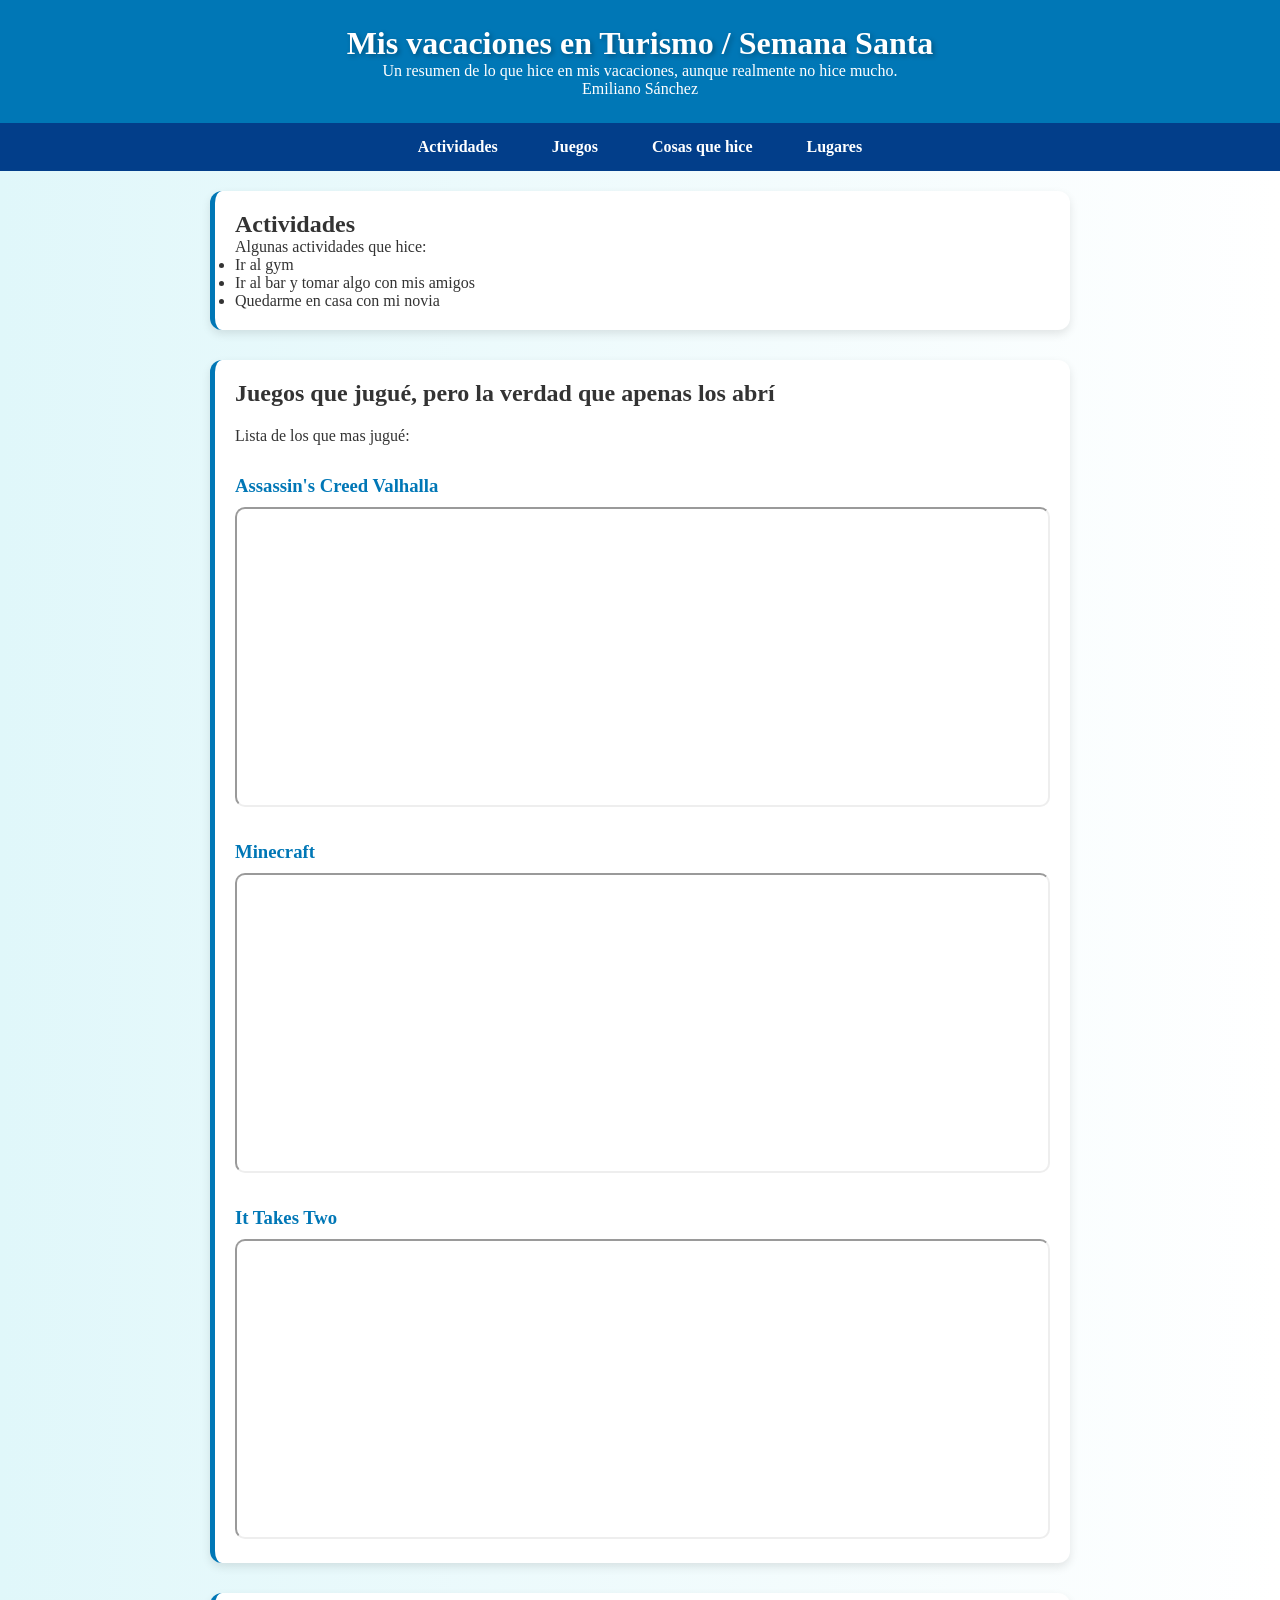
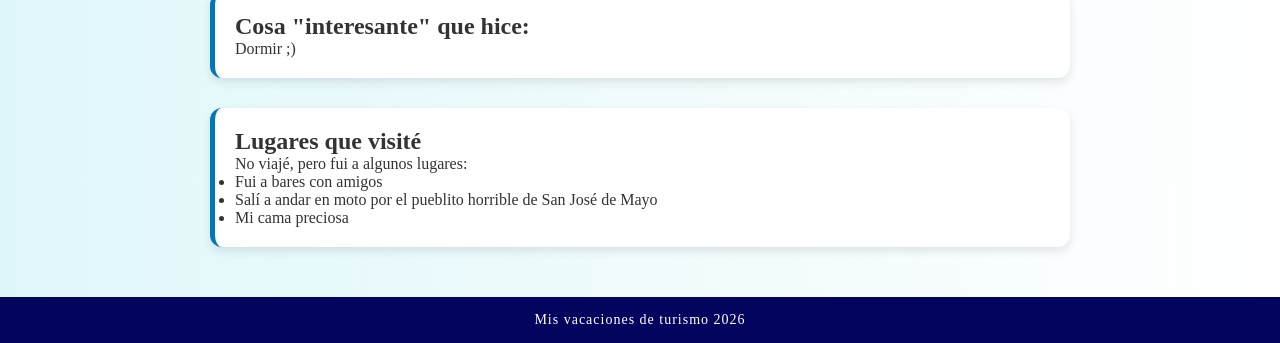
<file: 1/Ejercicio4/index.html>
<!DOCTYPE html>
<html lang="es">
<head>
    <meta charset="UTF-8">
    <title>Mis vacaciones</title>

    <!-- Vincular CSS -->
    <link rel="stylesheet" href="styles.css">
</head>
<body>

    <!-- HEADER -->
    <header>
        <h1>Mis vacaciones en Turismo / Semana Santa</h1>
        <p>Un resumen de lo que hice en mis vacaciones, aunque realmente no hice mucho.</p>
        <p>Emiliano Sánchez</p>
    </header>

    <nav>
        <ul>
            <li><a href="#actividades">Actividades</a></li>
            <li><a href="#juegos">Juegos</a></li>
            <li><a href="#cosasQueHice">Cosas que hice</a></li>
            <li><a href="#lugares">Lugares</a></li>
        </ul>
    </nav>

    <!-- MAIN -->
    <main>

        <!-- SECCION 1 -->
        <section id="actividades">
            <h2>Actividades</h2>
            <p>Algunas actividades que hice:</p>
            <ul>
                <li>Ir al gym</li>
                <li>Ir al bar y tomar algo con mis amigos</li>
                <li>Quedarme en casa con mi novia</li>
            </ul>
        </section>

        <!-- SECCION 2 -->
        <section id="juegos">
            <h2>Juegos que jugué, pero la verdad que apenas los abrí</h2>
            <p>Lista de los que mas jugué:</p>

            <div class="juego">

                <h3>Assassin's Creed Valhalla</h3>
                <iframe src="https://www.youtube.com/embed/ssrNcwxALS4"
                    title="Assassins Creed Valhalla"
                    allowfullscreen>
                </iframe>
            </div>

        <!-- JUEGO 2 -->
            <div class="juego">
                <h3>Minecraft</h3>
                <iframe src="https://www.youtube.com/embed/MmB9b5njVbA"
                    title="Minecraft Gameplay"
                    allowfullscreen>
                </iframe>
            </div>

            <div class="juego">
                <h3>It Takes Two</h3>
                <iframe src="https://www.youtube.com/embed/GAWHzGNcTEw"
                    title="It Takes Two"
                    allowfullscreen>
                </iframe>
            </div>
        </section>

        <!-- SECCION 3 -->
        <section id="cosasQueHice">
            <h2>Cosa "interesante" que hice:</h2>
            <p>Dormir ;)</p>
        </section>

        <!-- SECCION 4 -->
         <section id="lugares">
            <h2>Lugares que visité</h2>
            <p>No viajé, pero fui a algunos lugares:</p>

            <ul>
                <li>Fui a bares con amigos</li>
                <li>Salí a andar en moto por el pueblito horrible de San José de Mayo</li>
                <li>Mi cama preciosa</li>
            </ul>
        </section>

    </main>

    <!-- FOOTER -->
    <footer>
        <p>Mis vacaciones de turismo 2026</p>
    </footer>

</body>
</html>
</file>
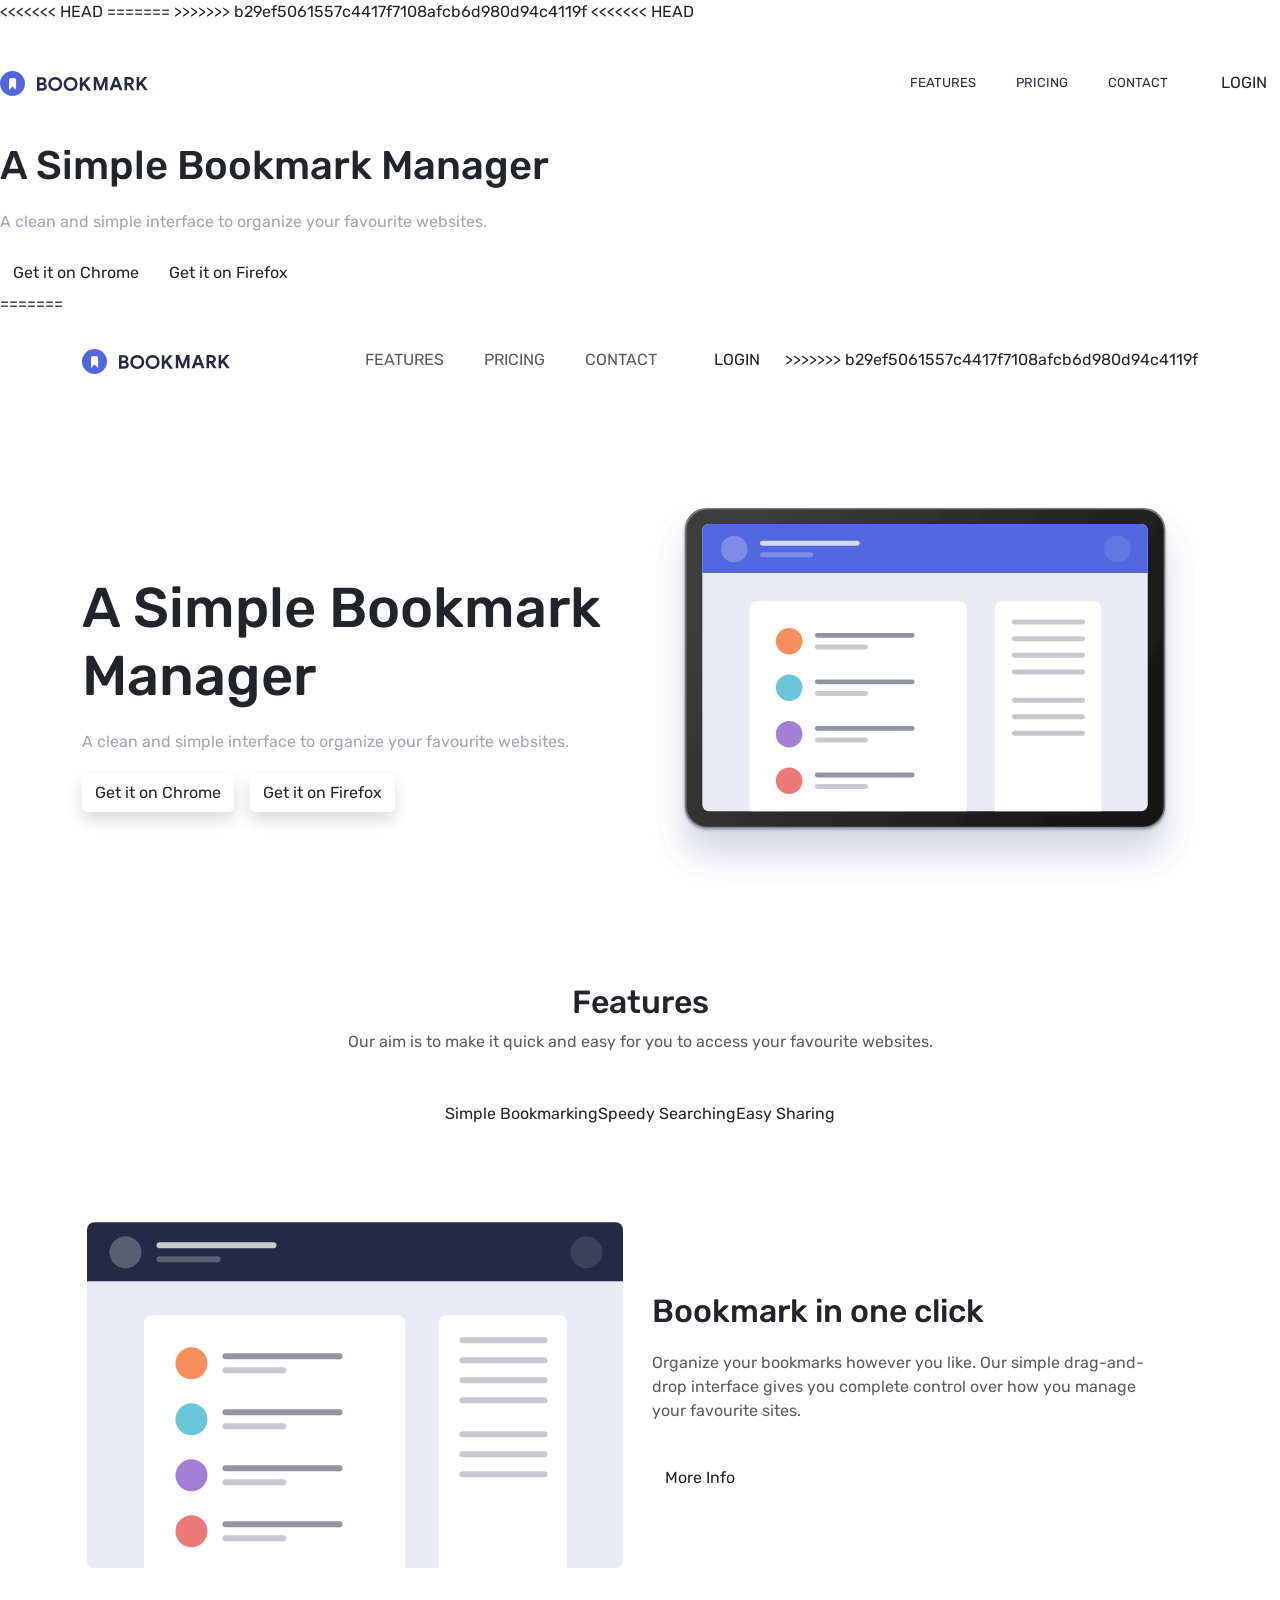
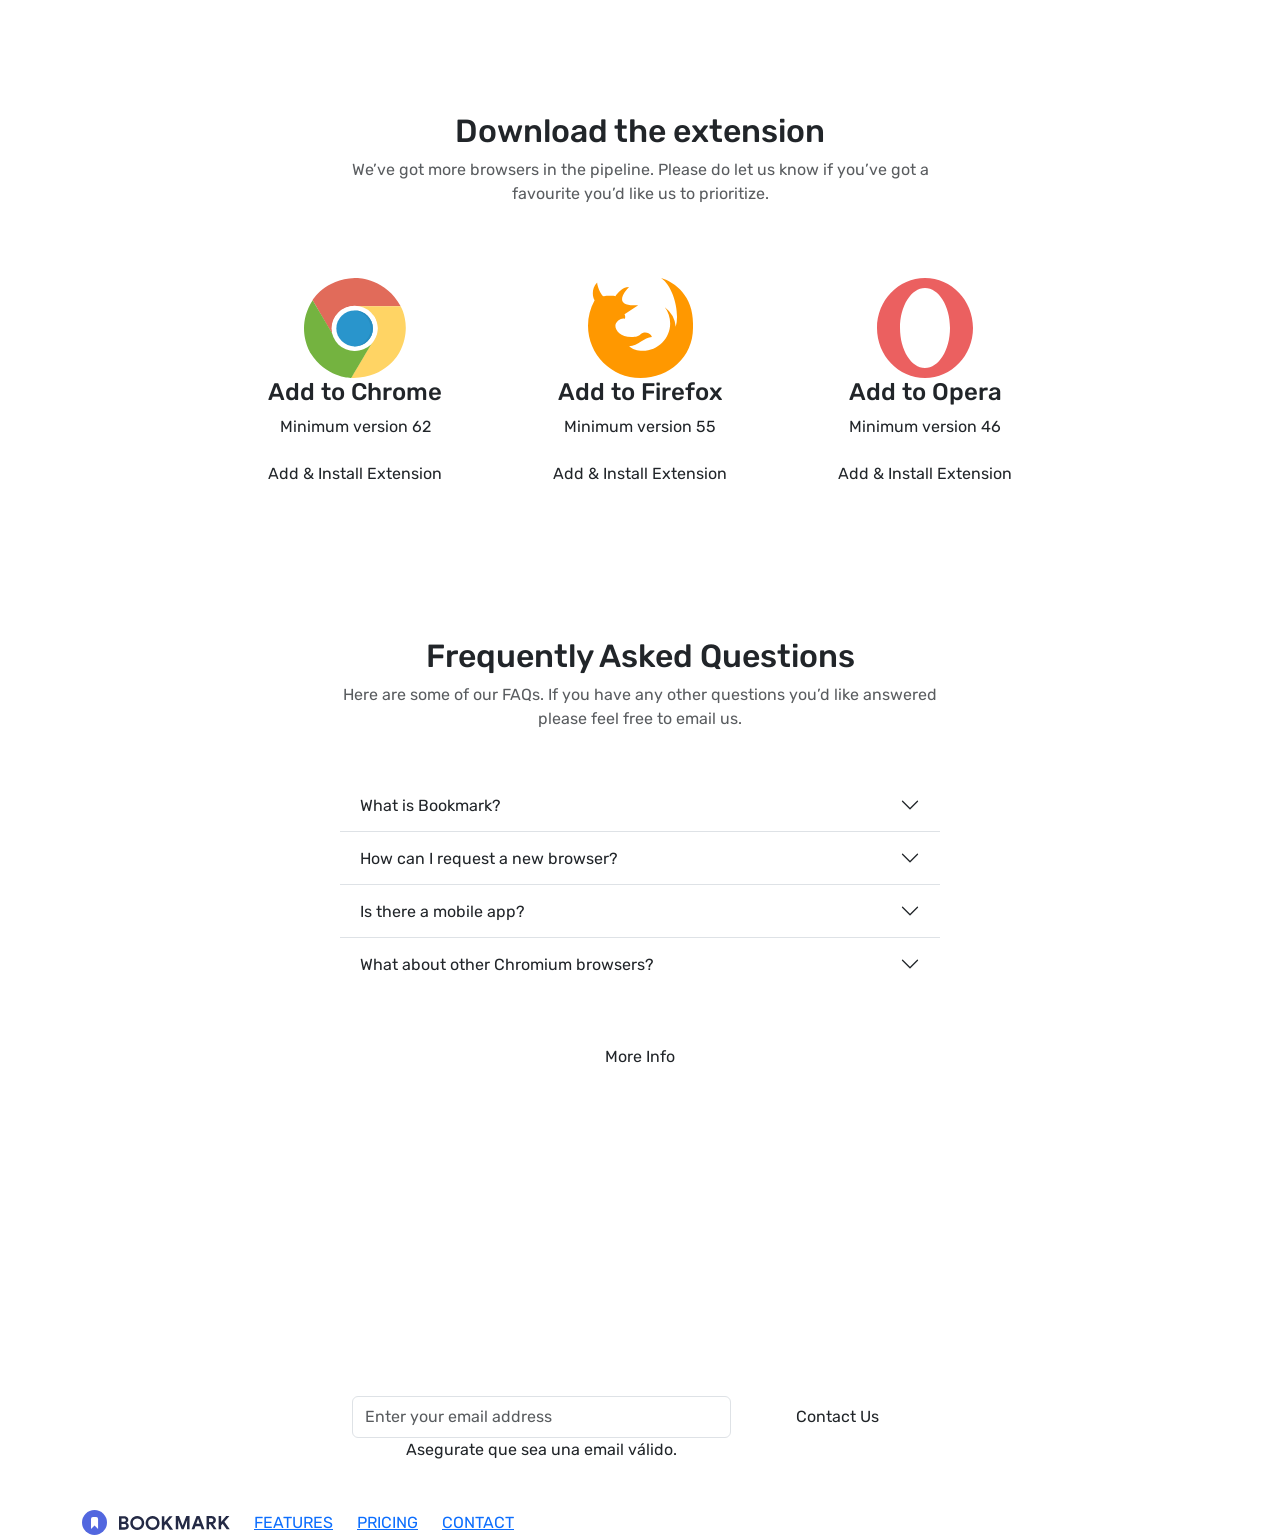
<file: 1/Escrito 1/index.html>
<!DOCTYPE html>
<html lang="es">
<head>
    <meta charset="UTF-8">
    <meta name="viewport" content="width=device-width, initial-scale=1.0">
<<<<<<< HEAD
    <title>Bookmark</title>
=======
    <title>Bookmark Landing Page</title>
>>>>>>> b29ef5061557c4417f7108afcb6d980d94c4119f

    <link href="https://cdn.jsdelivr.net/npm/bootstrap@5.3.8/dist/css/bootstrap.min.css" rel="stylesheet" integrity="sha384-sRIl4kxILFvY47J16cr9ZwB07vP4J8+LH7qKQnuqkuIAvNWLzeN8tE5YBujZqJLB" crossorigin="anonymous">
    <link href="https://fonts.googleapis.com/css2?family=Rubik:wght@400;500&display=swap" rel="stylesheet">
    <link href="https://cdn.jsdelivr.net/npm/bootstrap@5.3.3/dist/css/bootstrap.min.css" rel="stylesheet">
    <link rel="stylesheet" href="styles.css">
</head>

<body>
<<<<<<< HEAD
    <script src="https://cdn.jsdelivr.net/npm/bootstrap@5.3.8/dist/js/bootstrap.bundle.min.js" integrity="sha384-FKyoEForCGlyvwx9Hj09JcYn3nv7wiPVlz7YYwJrWVcXK/BmnVDxM+D2scQbITxI" crossorigin="anonymous"></script>
    <!-- HEADER -->
    <header class="header">
        <div class="contenedor nav">
            <img src="img/logo-bookmark.svg" alt="Logo Bookmark">

            <nav>
                <a href="#">FEATURES</a>
                <a href="#">PRICING</a>
                <a href="#">CONTACT</a>
                <a href="#" class="btn btn-rojo">LOGIN</a>
            </nav>
        </div>
    </header>

    <!-- MAIN -->
    <main>

        <!-- HERO -->
        <section class="hero contenedor">
            <div>
                <h1>A Simple Bookmark Manager</h1>
                <p class="texto-limitado">A clean and simple interface to organize your favourite websites.</p>

                <div class="botones">
                    <button class="btn btn-azul">Get it on Chrome</button>
                    <button class="btn btn-gris">Get it on Firefox</button>
                </div>
=======

<!-- HEADER (Navbar de Bootstrap) -->
    <nav class="navbar navbar-expand-lg py-4">
        <div class="container">
            <a class="navbar-brand" href="#">
                <img src="img/logo-bookmark.svg" alt="Logo Bookmark">
            </a>
            <button class="navbar-toggler" type="button" data-bs-toggle="collapse" data-bs-target="#navbarNav">
                <span class="navbar-toggler-icon"></span>
            </button>
            <div class="collapse navbar-collapse" id="navbarNav">
                <ul class="navbar-nav ms-auto gap-lg-4 align-items-center">
                    <li class="nav-item"><a class="nav-link" href="#">FEATURES</a></li>
                    <li class="nav-item"><a class="nav-link" href="#">PRICING</a></li>
                    <li class="nav-item"><a class="nav-link" href="#">CONTACT</a></li>
                    <li class="nav-item"><a class="btn btn-rojo px-4" href="#">LOGIN</a></li>
                </ul>
>>>>>>> b29ef5061557c4417f7108afcb6d980d94c4119f
            </div>
        </div>
    </nav>

    <main>
        <!-- HERO -->
        <section class="hero container my-5 py-5">
            <div class="row align-items-center">
                <div class="col-lg-6 order-2 order-lg-1 text-center text-lg-start">
                    <h1 class="display-4 fw-medium">A Simple Bookmark Manager</h1>
                    <p class="texto-limitado mx-auto mx-lg-0">A clean and simple interface to organize your favourite websites.</p>
                    <div class="d-flex gap-3 justify-content-center justify-content-lg-start">
                        <button class="btn btn-azul shadow">Get it on Chrome</button>
                        <button class="btn btn-gris shadow">Get it on Firefox</button>
                    </div>
                </div>
                <div class="col-lg-6 order-1 order-lg-2 mb-5 mb-lg-0 hero-img-container">
                    <img src="img/illustration-hero.svg" alt="Hero" class="img-fluid">
                </div>
            </div>
        </section>

        <!-- FEATURES -->
        <section class="container text-center my-5">
            <div class="max-600 mx-auto">
                <h2>Features</h2>
                <p class="text-muted">Our aim is to make it quick and easy for you to access your favourite websites.</p>
            </div>
            
            <!-- Tabs (Preparadas para JS) -->
            <div class="apartados d-flex flex-column flex-md-row justify-content-center mt-5">
                <span class="tab-item activo" data-tab="1">Simple Bookmarking</span>
                <span class="tab-item" data-tab="2">Speedy Searching</span>
                <span class="tab-item" data-tab="3">Easy Sharing</span>
            </div>

            <div id="feature-content" class="row align-items-center mt-5 py-5">
                <div class="col-lg-6 feature-img-container">
                    <img src="img/illustration-features-tab-1.svg" alt="Feature" class="img-fluid">
                </div>
                <div class="col-lg-6 text-center text-lg-start mt-5 mt-lg-0">
                    <h3 class="h2">Bookmark in one click</h3>
                    <p class="text-muted texto-limitado mx-auto mx-lg-0">Organize your bookmarks however you like. Our simple drag-and-drop interface gives you complete control over how you manage your favourite sites.</p>
                    <button class="btn btn-azul mt-3">More Info</button>
                </div>
            </div>
        </section>

        <!-- DOWNLOAD -->
        <section class="container my-5 py-5 text-center">
            <div class="max-600 mx-auto">
                <h2>Download the extension</h2>
                <p class="text-muted">We’ve got more browsers in the pipeline. Please do let us know if you’ve got a favourite you’d like us to prioritize.</p>
            </div>
            <div class="row mt-5 g-4 justify-content-center">
                <div class="col-md-4 col-lg-3">
                    <div class="tarjeta t-1">
                        <img src="img/logo-chrome.svg" alt="Chrome">
                        <h4>Add to Chrome</h4>
                        <p>Minimum version 62</p>
                        <button class="btn btn-azul w-100 mt-auto">Add & Install Extension</button>
                    </div>
                </div>
                <div class="col-md-4 col-lg-3">
                    <div class="tarjeta t-2">
                        <img src="img/logo-firefox.svg" alt="Firefox">
                        <h4>Add to Firefox</h4>
                        <p>Minimum version 55</p>
                        <button class="btn btn-azul w-100 mt-auto">Add & Install Extension</button>
                    </div>
                </div>
                <div class="col-md-4 col-lg-3">
                    <div class="tarjeta t-3">
                        <img src="img/logo-opera.svg" alt="Opera">
                        <h4>Add to Opera</h4>
                        <p>Minimum version 46</p>
                        <button class="btn btn-azul w-100 mt-auto">Add & Install Extension</button>
                    </div>
                </div>
            </div>
        </section>

        <!-- PREGUNTAS (Accordion de Bootstrap) -->
        <section class="container my-5 py-5">
            <div class="max-600 mx-auto text-center">
                <h2>Frequently Asked Questions</h2>
                <p class="text-muted">Here are some of our FAQs. If you have any other questions you’d like answered please feel free to email us.</p>
            </div>

            <div class="accordion accordion-flush max-600 mx-auto mt-5" id="accordionFAQ">
                <!-- Pregunta 1 -->
                <div class="accordion-item">
                    <h2 class="accordion-header">
                        <button class="accordion-button collapsed" type="button" data-bs-toggle="collapse" data-bs-target="#faq1">
                            What is Bookmark?
                        </button>
                    </h2>
                    <div id="faq1" class="accordion-collapse collapse" data-bs-parent="#accordionFAQ">
                        <div class="accordion-body">
                            Lorem ipsum dolor sit amet, consectetur adipiscing elit. Fusce tincidunt justo eget ultricies fringilla. Phasellus est ipsum, laoreet a tempus cursus, rhoncus quis mauris.
                        </div>
                    </div>
                </div>
                <!-- Pregunta 2 -->
                <div class="accordion-item">
                    <h2 class="accordion-header">
                        <button class="accordion-button collapsed" type="button" data-bs-toggle="collapse" data-bs-target="#faq2">
                            How can I request a new browser?
                        </button>
                    </h2>
                    <div id="faq2" class="accordion-collapse collapse" data-bs-parent="#accordionFAQ">
                        <div class="accordion-body">
                            Vivamus luctus eros aliquet convallis ultricies. Mauris augue massa, ultricies non ligula. Suspendisse imperdiet.
                        </div>
                    </div>
                </div>

                <div class="accordion-item">
                    <h2 class="accordion-header">
                        <button class="accordion-button collapsed" type="button" data-bs-toggle="collapse" data-bs-target="#faq3">Is there a mobile app?</button>
                    </h2>
                    <div id="faq3" class="accordion-collapse collapse" data-bs-parent="#accordionFAQ">
                        <div class="accordion-body">
                            Yes, our mobile app is available for both iOS and Android. You can sync your bookmarks across all your devices seamlessly.
                        </div>
                    </div>
                </div>

                <div class="accordion-item">
                    <h2 class="accordion-header">
                        <button class="accordion-button collapsed" type="button" data-bs-toggle="collapse" data-bs-target="#faq4">What about other Chromium browsers?</button>
                    </h2>
                    <div id="faq4" class="accordion-collapse collapse" data-bs-parent="#accordionFAQ">
                        <div class="accordion-body">
                            Our extension is compatible with any Chromium-based browser, including Edge, Brave, and Vivaldi.
                        </div>
                    </div>
                </div>
            </div>
            <div class="text-center mt-5">
                <button class="btn btn-azul">More Info</button>
            </div>
        </section>

        <!-- STAY UP-TO-DATE -->
        <section class="up-to-date py-5">
            <div class="container text-center max-600">
                <p class="text-uppercase fw-medium letter-spacing-2 text-white">35,000+ already joined</p>
                <h2 class="text-white h1 mb-4">Stay up-to-date with what we’re doing</h2>
                
                <form id="contactForm" class="row g-3 justify-content-center mt-4" novalidate>
                    <div class="col-md-8 position-relative">
                        <!-- Contenedor para el input y el mensaje de error -->
                        <div class="input-group-container">
                            <input type="email" id="emailInput" class="form-control py-2" placeholder="Enter your email address">
                            <span id="errorMessage" class="error-text">Asegurate que sea una email válido.</span>
                        </div>
                    </div>
                    <div class="col-md-4">
                        <button type="submit" class="btn btn-rojo w-100 py-2">Contact Us</button>
                    </div>
                </form>
            </div>

            <div class="modal fade" id="successModal" tabindex="-1" aria-hidden="true">
                <div class="modal-dialog modal-dialog-centered">
                    <div class="modal-content border-0 shadow-lg">
                        <div class="modal-body text-center p-5">
                            <!-- Ícono decorativo -->
                            <div class="icon-box mb-4">
                                <img src="img/logo-bookmark.svg" alt="Success" class="filter-blue" style="width: 80px;">
                            </div>
                            <h3 class="fw-bold mb-3" style="color: var(--oscuro);">¡Te has unido con éxito!</h3>
                            <p class="text-muted">Pronto recibirás nuestras últimas novedades sobre Bookmark directamente en tu correo.</p>
                            <button type="button" class="btn btn-azul w-100 mt-4 py-2" data-bs-dismiss="modal">Genial, gracias</button>
                        </div>
                    </div>
                </div>
            </div>
        </section>
    </main>

    <!-- FOOTER -->
    <footer class="footer">
        <div class="container d-flex flex-column flex-md-row justify-content-between align-items-center">
            <div class="d-flex flex-column flex-md-row align-items-center gap-4">
                <img src="img/logo-bookmark.svg" alt="Logo" class="filter-white">
                <div class="footer-links d-flex gap-4">
                    <a href="#">FEATURES</a>
                    <a href="#">PRICING</a>
                    <a href="#">CONTACT</a>
                </div>
            </div>
            <div class="footer-redes mt-4 mt-md-0">
                <img src="img/icon-facebook.svg" alt="Facebook" class="me-3">
                <img src="img/icon-twitter.svg" alt="Twitter">
            </div>
        </div>
    </footer>

    <script src="https://cdn.jsdelivr.net/npm/bootstrap@5.3.3/dist/js/bootstrap.bundle.min.js"></script>
    <script src="script.js"></script>
</body>
</html>
</file>
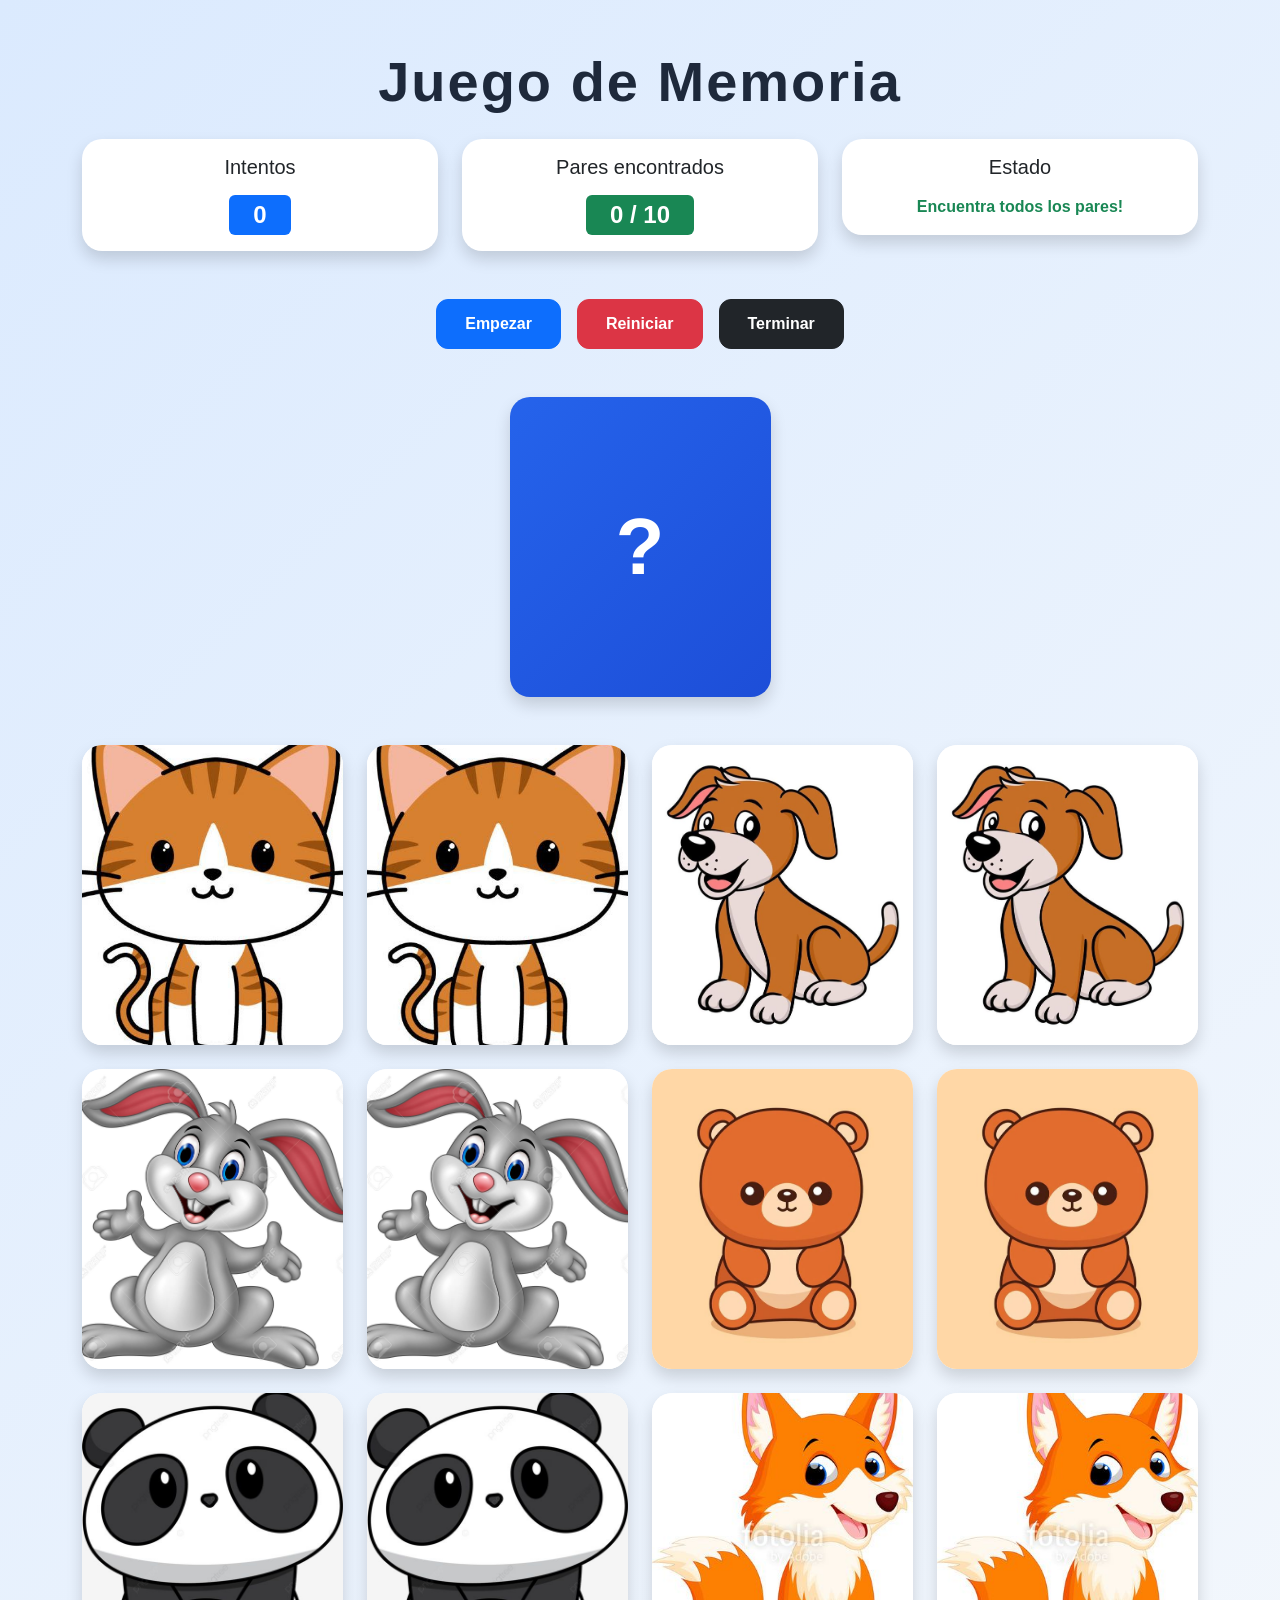
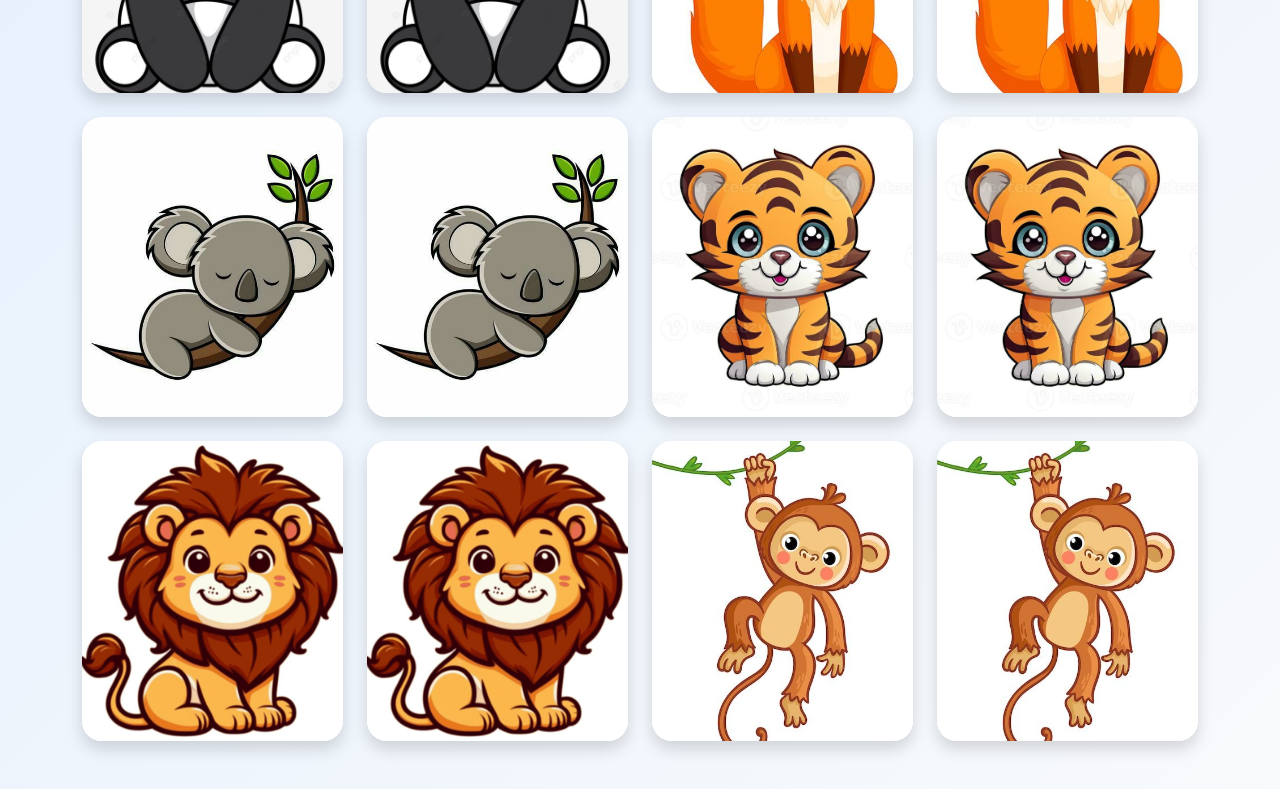
<file: 2/Ejercicio 7/index.html>
<!DOCTYPE html>
<html lang="es">

<head>
    <meta charset="UTF-8">

    <meta name="viewport" content="width=device-width, initial-scale=1.0">
    <title>Juego de Memoria</title>

    <link href="https://cdn.jsdelivr.net/npm/bootstrap@5.3.7/dist/css/bootstrap.min.css" rel="stylesheet">
    <link rel="stylesheet" href="style.css">
</head>

<body>

    <div class="container py-5">
        <!-- TÍTULO -->
        <h1 class="titulo text-center mb-4">Juego de Memoria</h1>
        <!-- PANEL SUPERIOR -->
        <div class="row g-4 mb-5">
            <!-- INTENTOS -->
            <div class="col-md-4">
                <div class="card panel shadow">
                    <div class="card-body text-center">
                        <h5 class="mb-3">Intentos</h5>
                        <span class="badge bg-primary fs-4 px-4 py-2">0</span>
                    </div>
                </div>
            </div>
            <!-- PARES -->
            <div class="col-md-4">
                <div class="card panel shadow">
                    <div class="card-body text-center">
                        <h5 class="mb-3">Pares encontrados</h5>
                        <span class="badge bg-success fs-4 px-4 py-2">0 / 10</span>
                    </div>
                </div>
            </div>
            <!-- MENSAJE -->
            <div class="col-md-4">
                <div class="card panel shadow">
                    <div class="card-body text-center">
                        <h5 class="mb-3">Estado</h5>
                        <p class="mensaje">Encuentra todos los pares!</p>
                    </div>
                </div>
            </div>
        </div>

        <!-- BOTONES -->
        <div class="d-flex justify-content-center gap-3 mb-5 flex-wrap">
            <button class="btn btn-primary boton-juego">
                Empezar
            </button>

            <button class="btn btn-danger boton-juego">
                Reiniciar
            </button>

            <button class="btn btn-dark boton-juego">
                Terminar
            </button>

        </div>

        <!-- CARTA EXTRA -->

        <div class="row justify-content-center mb-5">
            <div class="col-6 col-md-4 col-lg-3 col-xxl-2">
                <div class="card carta shadow carta-signo">
                    <div class="signo-interrogacion">
                        ?
                    </div>
                </div>
            </div>
        </div>

        <!-- TABLERO -->

        <div class="row g-4 justify-content-center">

            <!-- PAR 1 -->

            <div class="col-6 col-md-4 col-lg-3 col-xxl-2">
                <div class="card carta shadow" data-card="gato">
                    <img src="img/gato.jpg" alt="Gato">
                </div>
            </div>

            <div class="col-6 col-md-4 col-lg-3 col-xxl-2">
                <div class="card carta shadow" data-card="gato">
                    <img src="img/gato.jpg" alt="Gato">
                </div>
            </div>

            <!-- PAR 2 -->

            <div class="col-6 col-md-4 col-lg-3 col-xxl-2">
                <div class="card carta shadow" data-card="perro">
                    <img src="img/perro.jpg" alt="Perro">
                </div>
            </div>

            <div class="col-6 col-md-4 col-lg-3 col-xxl-2">
                <div class="card carta shadow" data-card="perro">
                    <img src="img/perro.jpg" alt="Perro">
                </div>
            </div>

            <!-- PAR 3 -->

            <div class="col-6 col-md-4 col-lg-3 col-xxl-2">
                <div class="card carta shadow" data-card="conejo">
                    <img src="img/conejo.jpg" alt="Conejo">
                </div>
            </div>

            <div class="col-6 col-md-4 col-lg-3 col-xxl-2">
                <div class="card carta shadow" data-card="conejo">
                    <img src="img/conejo.jpg" alt="Conejo">
                </div>
            </div>

            <!-- PAR 4 -->

            <div class="col-6 col-md-4 col-lg-3 col-xxl-2">
                <div class="card carta shadow" data-card="oso">
                    <img src="img/oso.jpg" alt="Oso">
                </div>
            </div>

            <div class="col-6 col-md-4 col-lg-3 col-xxl-2">
                <div class="card carta shadow" data-card="oso">
                    <img src="img/oso.jpg" alt="Oso">
                </div>
            </div>

            <!-- PAR 5 -->

            <div class="col-6 col-md-4 col-lg-3 col-xxl-2">
                <div class="card carta shadow" data-card="panda">
                    <img src="img/panda.jpg" alt="Panda">
                </div>
            </div>

            <div class="col-6 col-md-4 col-lg-3 col-xxl-2">
                <div class="card carta shadow" data-card="panda">
                    <img src="img/panda.jpg" alt="Panda">
                </div>
            </div>

            <!-- PAR 6 -->

            <div class="col-6 col-md-4 col-lg-3 col-xxl-2">
                <div class="card carta shadow" data-card="zorro">
                    <img src="img/zorro.jpg" alt="Zorro">
                </div>
            </div>

            <div class="col-6 col-md-4 col-lg-3 col-xxl-2">
                <div class="card carta shadow" data-card="zorro">
                    <img src="img/zorro.jpg" alt="Zorro">
                </div>
            </div>

            <!-- PAR 7 -->

            <div class="col-6 col-md-4 col-lg-3 col-xxl-2">
                <div class="card carta shadow" data-card="koala">
                    <img src="img/koala.jpg" alt="Koala">
                </div>
            </div>

            <div class="col-6 col-md-4 col-lg-3 col-xxl-2">
                <div class="card carta shadow" data-card="koala">
                    <img src="img/koala.jpg" alt="Koala">
                </div>
            </div>

            <!-- PAR 8 -->

            <div class="col-6 col-md-4 col-lg-3 col-xxl-2">
                <div class="card carta shadow" data-card="tigre">
                    <img src="img/tigre.jpg" alt="Tigre">
                </div>
            </div>

            <div class="col-6 col-md-4 col-lg-3 col-xxl-2">
                <div class="card carta shadow" data-card="tigre">
                    <img src="img/tigre.jpg" alt="Tigre">
                </div>
            </div>

            <!-- PAR 9 -->

            <div class="col-6 col-md-4 col-lg-3 col-xxl-2">
                <div class="card carta shadow" data-card="leon">
                    <img src="img/leon.jpg" alt="León">
                </div>
            </div>

            <div class="col-6 col-md-4 col-lg-3 col-xxl-2">
                <div class="card carta shadow" data-card="leon">
                    <img src="img/leon.jpg" alt="León">
                </div>
            </div>

            <!-- PAR 10 -->

            <div class="col-6 col-md-4 col-lg-3 col-xxl-2">
                <div class="card carta shadow" data-card="mono">
                    <img src="img/mono.jpg" alt="Mono">
                </div>
            </div>

            <div class="col-6 col-md-4 col-lg-3 col-xxl-2">
                <div class="card carta shadow" data-card="mono">
                    <img src="img/mono.jpg" alt="Mono">
                </div>
            </div>
        </div>
    </div>

</body>

</html>
</file>
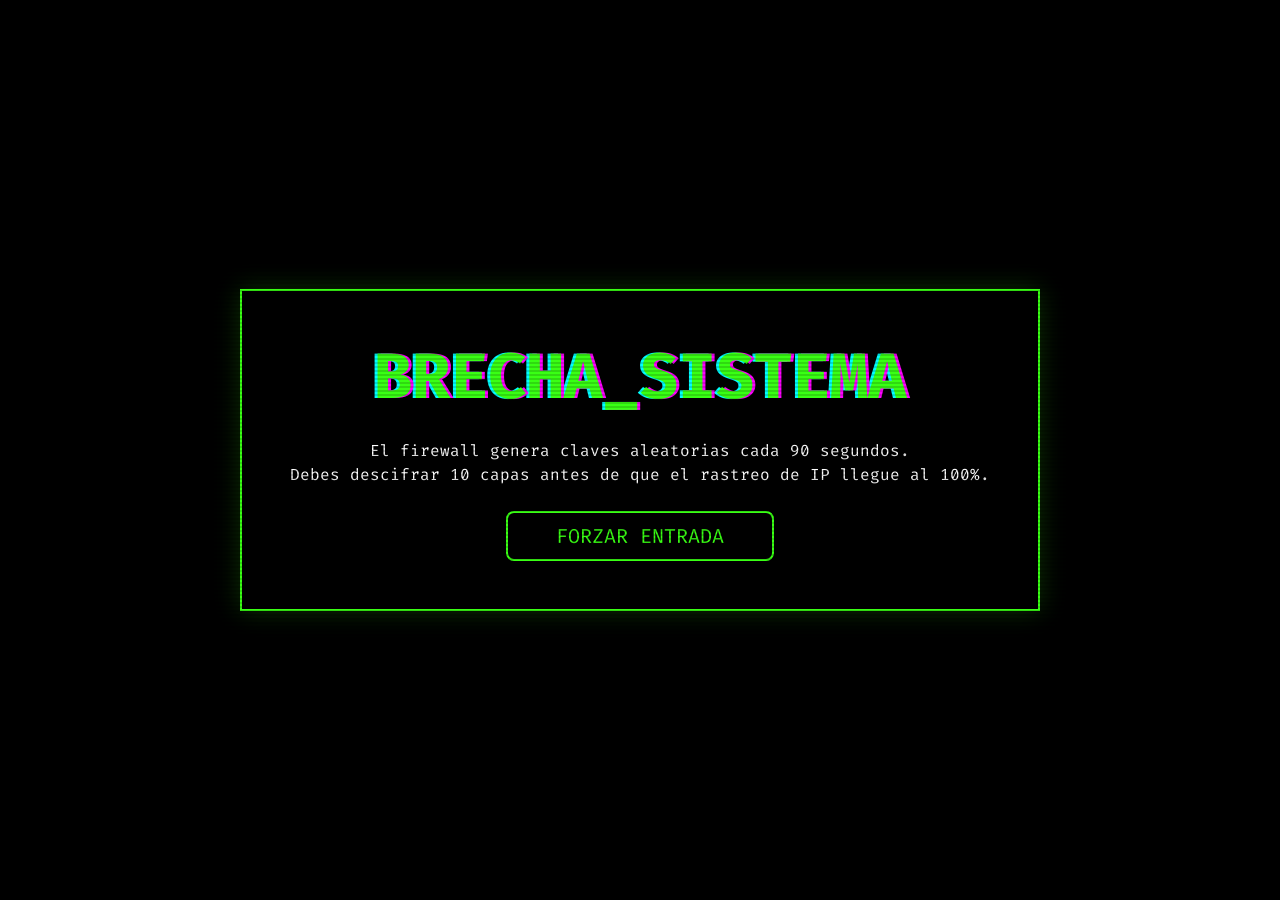
<file: 2/Ejercicio 8/index.html>
<!DOCTYPE html>
<html lang="es">
<head>
    <meta charset="UTF-8">
    <meta name="viewport" content="width=device-width, initial-scale=1.0">
    <title>Protocolo Enigma: Infiltración Dinámica</title>
    <link href="https://cdn.jsdelivr.net/npm/bootstrap@5.3.3/dist/css/bootstrap.min.css" rel="stylesheet">
    <link href="https://fonts.googleapis.com/css2?family=Fira+Code:wght@400;700&display=swap" rel="stylesheet">
    <link rel="stylesheet" href="https://cdnjs.cloudflare.com/ajax/libs/font-awesome/6.4.0/css/all.min.css">
    <link rel="stylesheet" href="styles.css">
</head>
<body class="bg-black text-neon">

    <div class="scanlines"></div>

    <div id="intro-screen" class="container d-flex align-items-center justify-content-center min-vh-100">
        <div class="text-center p-5 border-neon intro-box shadow-neon">
            <h1 class="display-3 fw-bold glitch-text mb-4">BRECHA_SISTEMA</h1>
            <p class="text-white mb-4">El firewall genera claves aleatorias cada 90 segundos. <br> 
               Debes descifrar 10 capas antes de que el rastreo de IP llegue al 100%.</p>
            <button id="start-btn" class="btn btn-outline-neon btn-lg px-5">FORZAR ENTRADA</button>
        </div>
    </div>

    <div id="game-screen" class="container py-5 d-none">
        <div class="row g-4">
            <div class="col-lg-4">
                <div class="terminal-card p-4 border-neon shadow-neon h-100">
                    <h5 class="fw-bold mb-4 border-bottom border-neon pb-2 text-uppercase">Monitor de Rastreo</h5>
                    
                    <div class="mb-4">
                        <label class="small text-white opacity-75">TIEMPO PARA LOCALIZACIÓN:</label>
                        <div id="timer" class="display-5 fw-bold text-danger">01:30</div>
                    </div>

                    <div class="mb-4">
                        <label class="small text-white opacity-75">DETECCIONES DEL FIREWALL:</label>
                        <div id="detection-meter" class="d-flex gap-2 fs-3 text-warning mt-2">
                            <i class="fa-solid fa-triangle-exclamation"></i>
                            <i class="fa-solid fa-triangle-exclamation"></i>
                            <i class="fa-solid fa-triangle-exclamation"></i>
                        </div>
                    </div>
                </div>
            </div>

            <div class="col-lg-8">
                <div class="terminal-main p-4 border-neon position-relative shadow-lg">
                    <div class="d-flex justify-content-between mb-3 border-bottom border-neon-dim pb-2 small">
                        <span id="level-label" class="fw-bold">CAPA_DINÁMICA: 01</span>
                        <span class="text-neon-dim">ALGORITMO: ALEATORIO_V4</span>
                    </div>

                    <div class="display-box text-center py-5 mb-4 bg-dark-soft rounded border-neon-dim">
                        <div id="scramble-output" class="display-1 fw-bold">----</div>
                        <p id="hint-output" class="text-info mt-4 fw-bold">Analizando patrón de bits...</p>
                    </div>

                    <div class="input-area">
                        <div class="input-group">
                            <input type="text" id="terminal-input" class="form-control bg-transparent text-neon border-neon p-3 shadow-none fw-bold" placeholder="Descifrar secuencia..." autocomplete="off">
                            <button id="exec-btn" class="btn btn-outline-neon px-4 fw-bold">EJECUTAR</button>
                        </div>
                        <div id="feedback" class="mt-3 text-center small h-25px fw-bold"></div>
                    </div>

                    <div id="fail-overlay" class="overlay-msg d-none">
                        <div class="text-center">
                            <h1 class="display-1 text-danger fw-bold">CONEXIÓN PERDIDA</h1>
                            <p class="text-white lead">IP RASTREADA CON ÉXITO. ABORTANDO...</p>
                        </div>
                    </div>
                </div>
            </div>
        </div>
    </div>

    <script src="script.js"></script>
</body>

</html>
</file>
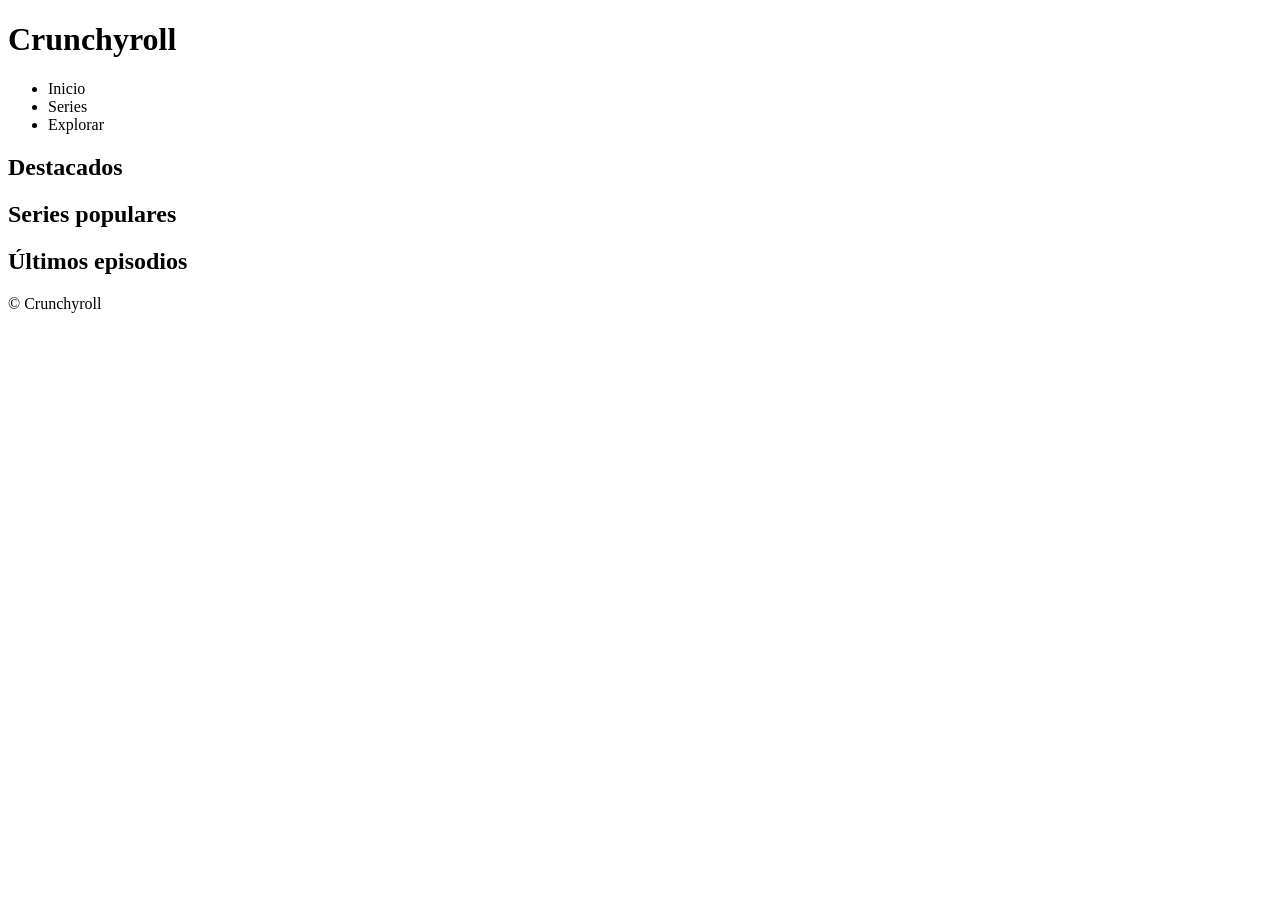
<file: 1/Ejercicio3/crunchyroll.html>
<!DOCTYPE html>
<html lang="es">
    <head>
        <meta charset="UTF-8">
        <title>Crunchyroll - Estructura</title>
    </head>
    <body>

    <header>
        <h1>Crunchyroll</h1>
    </header>

    <nav>
        <ul>
            <li>Inicio</li>
            <li>Series</li>
            <li>Explorar</li>
        </ul>
    </nav>

    <main>

        <section>
            <h2>Destacados</h2>
        </section>

        <section>
            <h2>Series populares</h2>
        </section>

        <section>
            <h2>Últimos episodios</h2>
        </section>

    </main>

    <footer>
        <p>© Crunchyroll</p>
    </footer>

    </body>
</html>
</file>
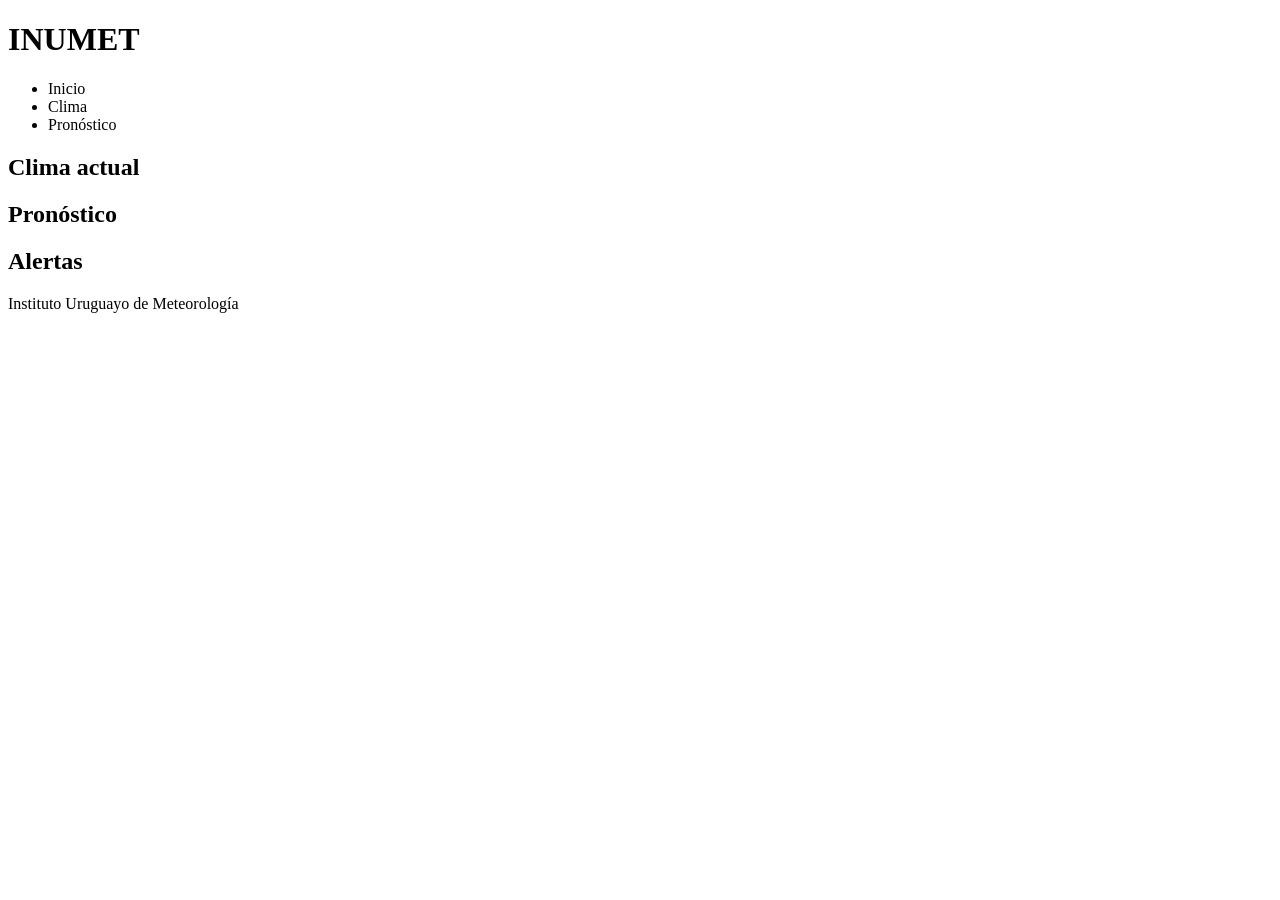
<file: 1/Ejercicio3/inumet.html>
<!DOCTYPE html>
<html lang="es">
    <head>
        <meta charset="UTF-8">
        <title>INUMET - Estructura</title>
    </head>
    <body>

    <header>
        <h1>INUMET</h1>
    </header>

    <nav>
        <ul>
            <li>Inicio</li>
            <li>Clima</li>
            <li>Pronóstico</li>
        </ul>
    </nav>

    <main>

        <section>
            <h2>Clima actual</h2>
        </section>

        <section>
            <h2>Pronóstico</h2>
        </section>

        <section>
            <h2>Alertas</h2>
        </section>

    </main>

    <footer>
        <p>Instituto Uruguayo de Meteorología</p>
    </footer>

    </body>
</html>
</file>
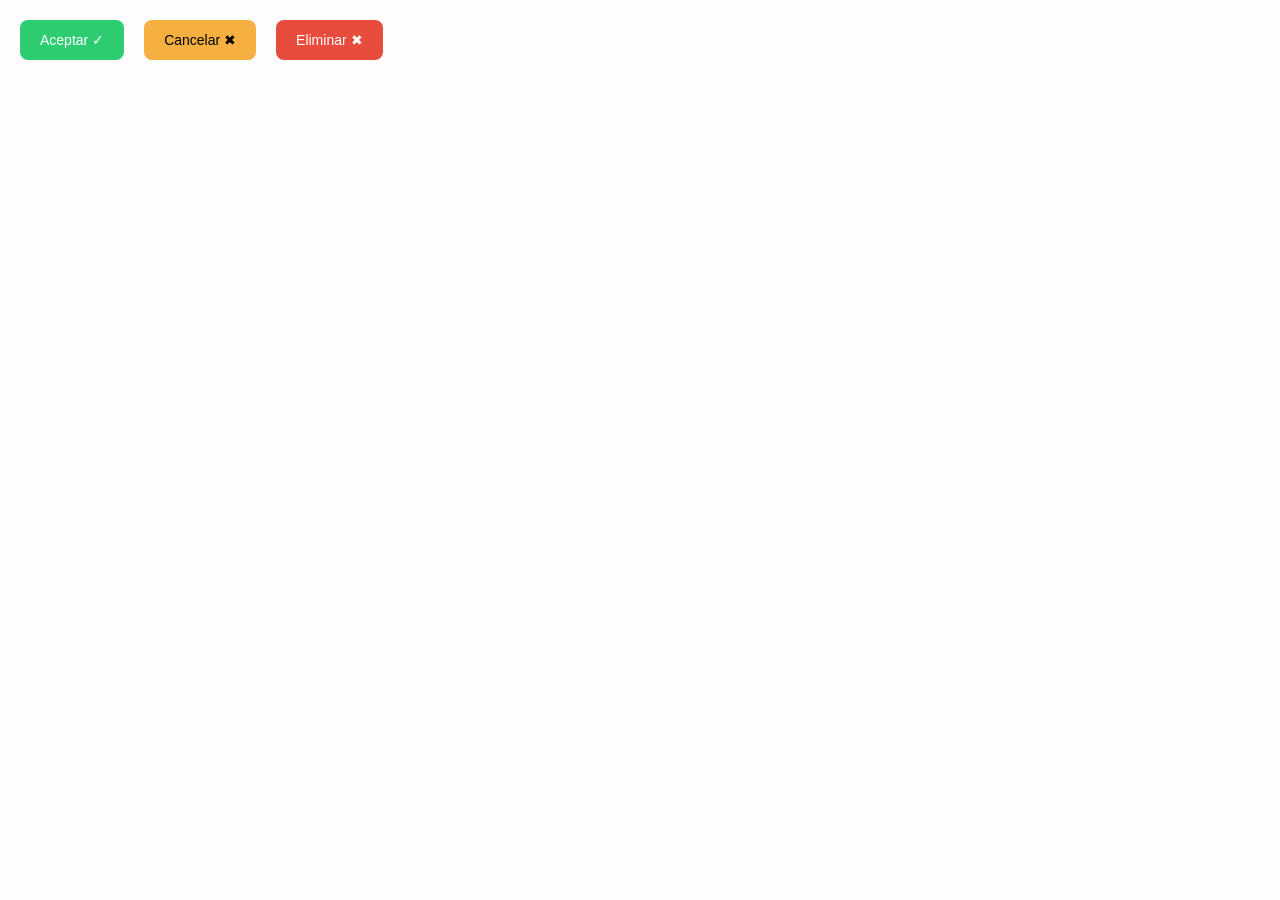
<file: 1/Ejercicio6/nivel1.html>
<!DOCTYPE html>
<html lang="es">
<head>
    <meta charset="UTF-8">
    <title>Nivel 1</title>
    <link rel="stylesheet" href="nivel1.css">
</head>
<body>

    <div class="botones">

        <button class="boton aceptar">Aceptar ✓</button>
        <button class="boton cancelar">Cancelar ✖</button>
        <button class="boton eliminar">Eliminar ✖</button>

    </div>

</body>
</html>
</file>
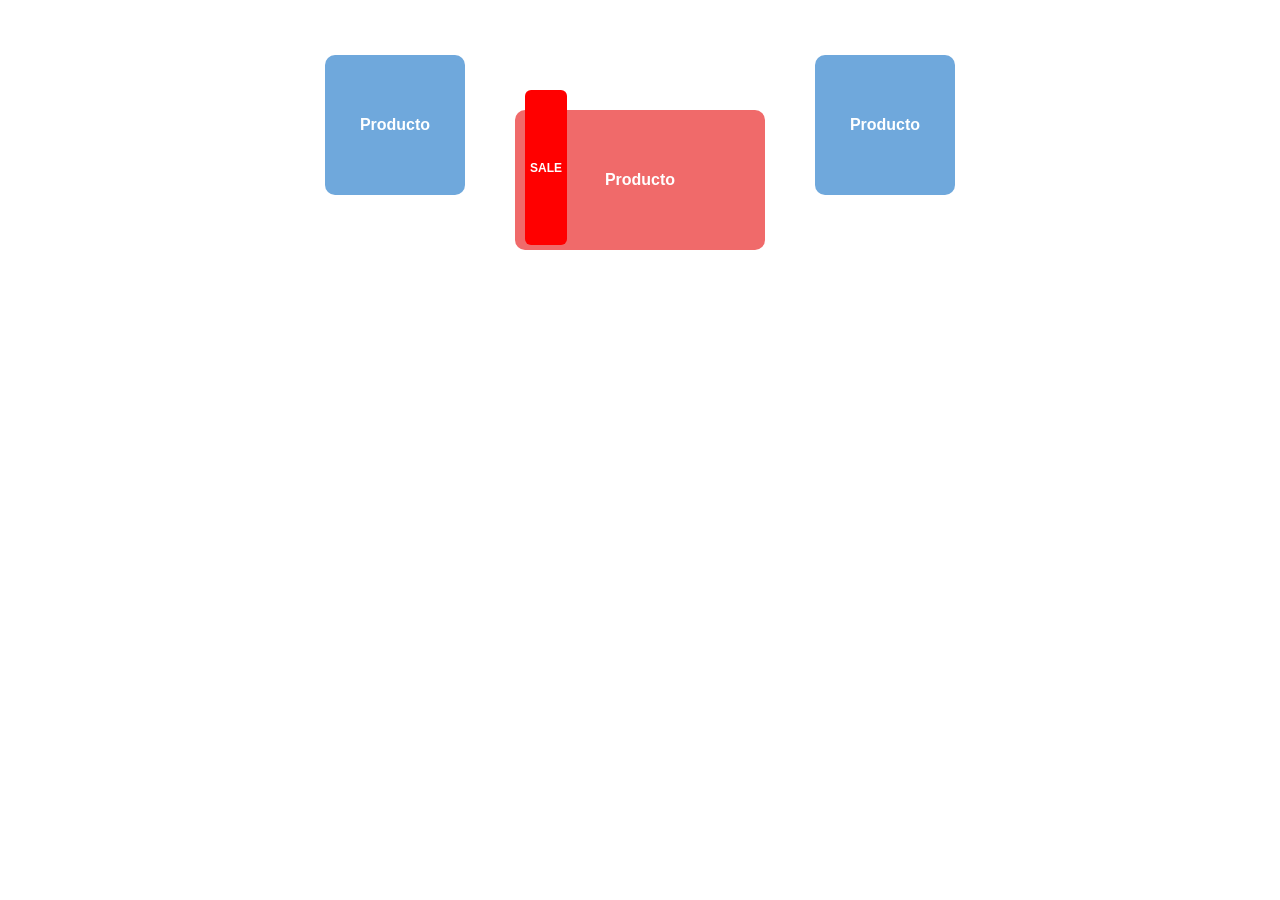
<file: 1/Ejercicio6/nivel2.html>
<!DOCTYPE html>
<html lang="es">
<head>
    <meta charset="UTF-8">
    <title>Nivel 2</title>
    <link rel="stylesheet" href="nivel2.css">
</head>
<body>

    <div class="espacio">

        <a href="https://www.instagram.com/_emii.shz/?hl=es-la" class="producto celeste">Producto</a>

        <div class="producto rojo">
            <span class="sale">SALE</span>
            Producto
        </div>

        <a href="https://www.instagram.com/_emii.shz/?hl=es-la" class="producto celeste">Producto</a>

    </div>

</body>
</html>
</file>
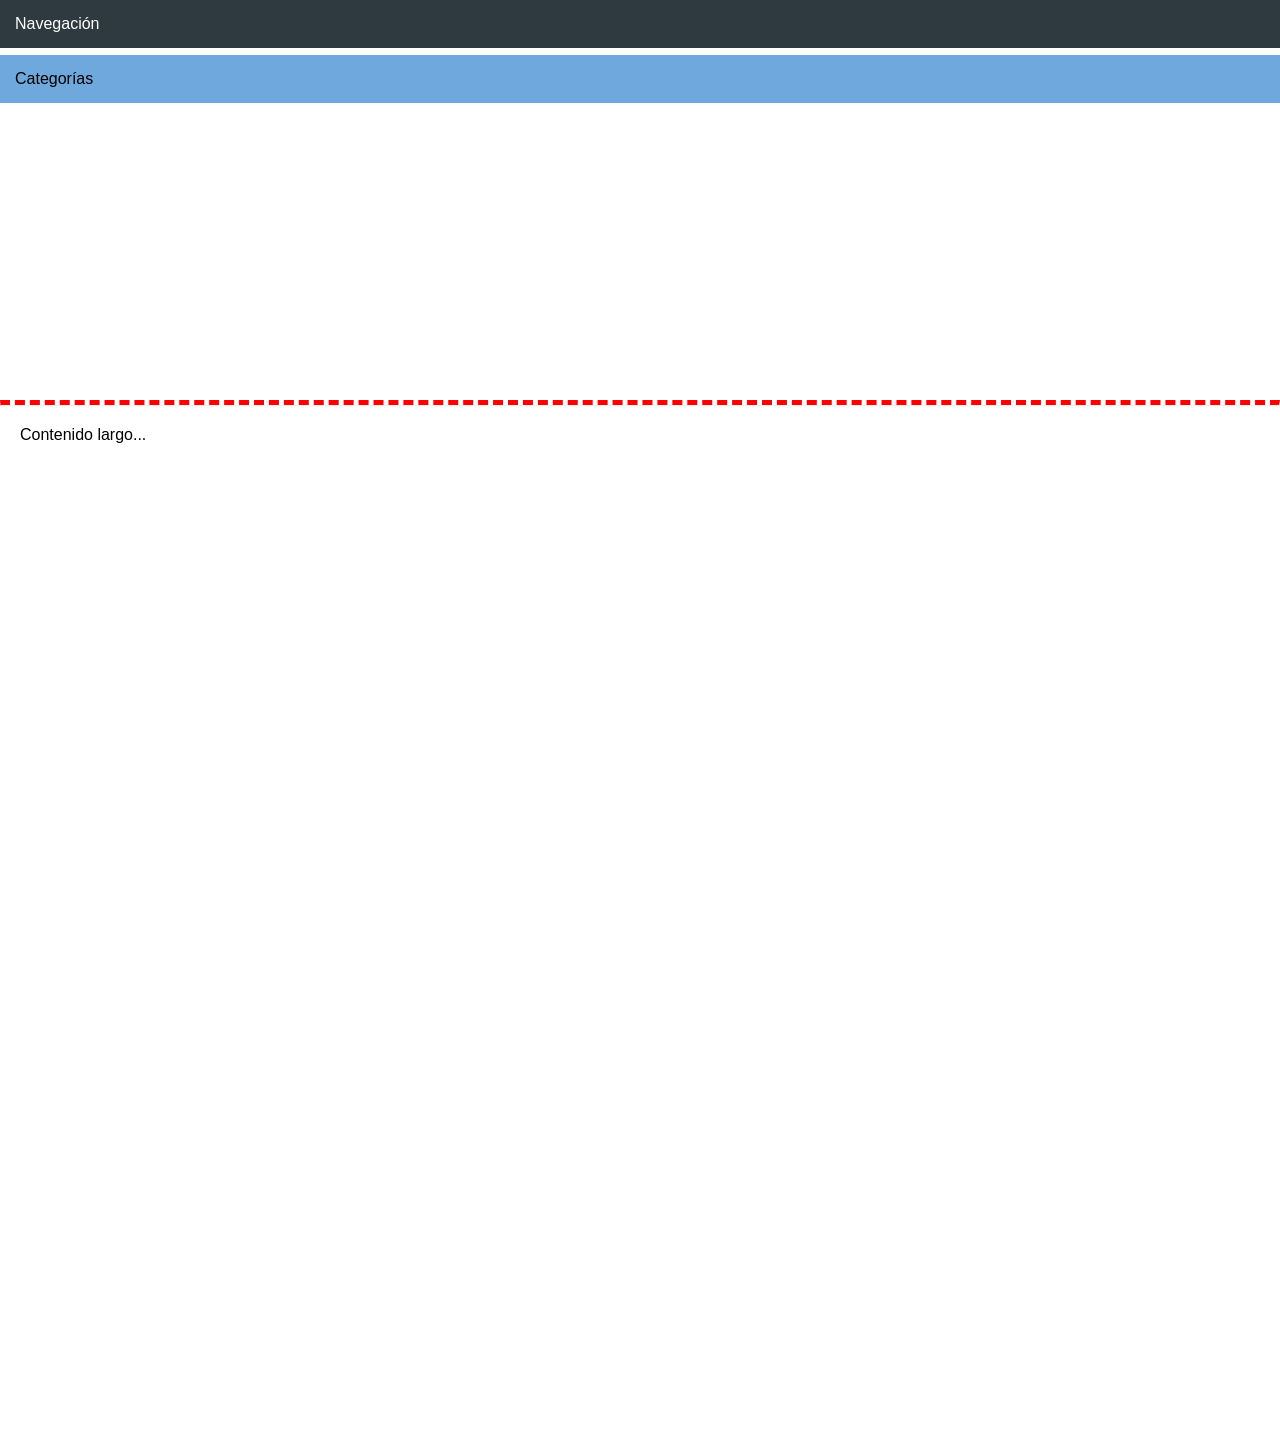
<file: 1/Ejercicio6/nivel3.html>
<!DOCTYPE html>
<html lang="es">
<head>
    <meta charset="UTF-8">
    <title>Nivel 3</title>
    <link rel="stylesheet" href="nivel3.css">
</head>
<body>

    <header>    
        <div class="nav">Navegación</div>
    </header>

    <main>
        <div class="categorias">Categorías</div>
    </main>

    <hr>

    <section class="extra">
        <p>Contenido largo...</p>
    </section>

</body>
</html>
</file>
<file: 1/Ejercicio4/styles.css>
* {
    margin: 0;
    padding: 0;
    box-sizing: border-box;
}

body {
    font-family: Georgia, 'Times New Roman', Times, serif;
    background: linear-gradient(to right, #e0f7fa, #ffffff);
    color: #333;
}

header {
    background-color: #0077b6;
    color: white;
    text-align: center;
    padding: 25px;
}
h1 {
    text-shadow: 2px 2px 5px rgba(0,0,0,0.3); /* Agrega una sombra al texto */
}
nav {
    background-color: #023e8a;
    padding: 15px;
}

nav ul {
    display: flex;
    justify-content: center;
    list-style: none;
}

nav ul li {
    margin: 0 15px;
}

nav ul li a {
    transition: color 1.5s ease; /*hace que el cambio de color de los enlaces sea suave*/
    color: white;
    text-decoration: none;
    font-weight: bold;
    cursor: pointer; /* Cambia el cursor a una mano */
    padding: 8px 12px;
    border-radius: 8px;
}

nav ul li a:hover {
    text-decoration: underline;
    color: #30ffff; /*Cambia el color del enlace cuando el usuario pasa el mouse por arriba*/
    background-color: #1c73a1;
}

main {
    padding: 20px;
    max-width: 900px;
    margin: auto;
}

section {
    margin-bottom: 30px;
    padding: 20px;
    border-radius: 12px;
    background-color: white;
    box-shadow: 0 4px 10px rgba(0,0,0,0.1);
    border-left: 5px solid #0077b6; /* Agrega un borde lateral */
    animation: aparecer 1.5s ease-in; /* Aplica una animación */
}
@keyframes aparecer { /* Define la animación */
    from {
        opacity: 0;
        transform: translateY(20px);
    }
    to {
        opacity: 1;
        transform: translateY(0);
    }
}

section:hover {
    transform: scale(1.02);
    transition: 0.4s;
}

img {
    margin-top: 15px;
    width: 100%;
    border-radius: 10px;
}

#juegos {
    display: grid;
    grid-template-columns: 1fr;
    gap: 20px;
}

.juego {
    margin-top: 10px;
}

.juego h3 {
    margin-bottom: 10px;
    color: #0077b6;
}

.juego iframe {
    width: 100%;
    height: 300px;
    border-radius: 10px;
}

footer {
    font-size: 14px;
    letter-spacing: 1px;
    background-color: #03045e;
    color: white;
    text-align: center;
    padding: 15px;
}
</file>
<file: 1/Escrito 1/styles.css>
:root {
  --azul: #5368df;
  --rojo: #fa5757;
  --oscuro: #252b46;
  --gris: #a2a4af;
}

html, body {
  max-width: 100vw;
  overflow-x: hidden;
  position: relative;
}

body {
  font-family: 'Rubik', sans-serif;
}

.max-600 { 
  max-width: 600px; 
}

<<<<<<< HEAD
.contenedor {
  max-width: 1110px;
  width: 100%;
  margin: 0 auto;
}

.centrado {
  display: flex;
  flex-direction: column;
  align-items: center;
  text-align: center;
}

.texto-limitado {
  max-width: 500px;
  margin-top: 20px;
  margin-bottom: 20px;
  color: var(--gris);
}

/* HEADER */

.header {
  padding: 40px 0;
}

.nav {
  display: flex;
  justify-content: space-between;
  align-items: center;
}

nav { 
  display: flex; 
  gap: 40px; 
  align-items: center; 
}

nav a {
  text-decoration: none;
  font-size: 13px;
  color: var(--oscuro);
  transition: color 0.3s;
}

nav a:hover {
  color: var(--rojo);
=======
.texto-limitado { 
  color: var(--gris); 
  margin-bottom: 25px; 
>>>>>>> b29ef5061557c4417f7108afcb6d980d94c4119f
}

/* BOTONES */
.btn-azul { 
  background: var(--azul); 
  color: white; 
  border: none; 
  letter-spacing: 1px;
  font-size: 13px;
  padding: 12px 25px; 
  transition: all 0.3s ease-in-out;
}

.btn-azul:hover { 
  background: #3f53d9; 
  color: white; 
  transform: translateY(-2px); 
  box-shadow: 0 5px 15px rgba(0,0,0,0.4);
}

.btn-rojo { 
  background: var(--rojo);
  color: white; 
  border: none; 
  letter-spacing: 1px; 
  font-size: 13px; 
  box-shadow: 0 5px 15px rgba(0,0,0,0.4);
  transition: all 0.3s ease-in-out;
}

.btn-rojo:hover { 
  background: #e14b4b; 
  color: white; 
  transform: translateY(-2px);
  box-shadow: 0 5px 15px rgba(0,0,0,0.4);
}

.btn-gris {
  background: rgb(223, 223, 223);
  color: black;
  letter-spacing: 1px;
  font-size: 13px;
  border: none;
  padding: 12px 25px;
  transition: all 0.3s ease-in-out;
}

.btn-gris:hover {
  background: rgb(223, 223, 223);
  color: black;
  transform: translateY(-2px);
  box-shadow: 0 5px 15px rgba(0,0,0,0.4);
}

<<<<<<< HEAD
/* MAIN */

/* HERO */

.hero {
  overflow: hidden;
  display: flex;
  align-items: center;
  margin-top: 80px;
  gap: 40px;
}

.hero h1 {
  font-size: 48px;
  color: var(--oscuro);
  margin-bottom: 20px;
}

.hero-img {
=======
/* FONDOS AZULES (Pseudo-elementos) */
.hero-img-container, .feature-img-container {
>>>>>>> b29ef5061557c4417f7108afcb6d980d94c4119f
  position: relative;
  z-index: 1;
}

/* Forma azul del Hero */
.hero-img-container::after {
  content: "";
  position: absolute;
  background: var(--azul);
  width: 100%;
  height: 80%;
  right: -20%;
  bottom: -10%;
  z-index: -1;
  border-radius: 250px 0 0 250px;
}

/* Forma azul de Features */
.feature-img-container::after {
  content: "";
  position: absolute;
  background: var(--azul);
  width: 100%;
  height: 80%;
  left: -20%;
  bottom: -10%;
  z-index: -1;
  border-radius: 0 250px 250px 0;
}

#feature-content {
  transition: opacity 0.3s ease-in-out;
}

/* TABS / APARTADOS */
.tab-item {
  padding: 20px 40px;
  border-bottom: 1px solid #eee;
  cursor: pointer;
  color: var(--gris);
  transition: 0.3s;
}

.tab-item:hover { 
  color: var(--rojo); 
}

.tab-item.activo {
  color: var(--oscuro);
  border-bottom: 4px solid var(--rojo);
}

<<<<<<< HEAD
/* DETALLE FEATURE */
.feature-detalles {
  display: flex;
  align-items: center;
  gap: 80px;
}

.feature-detalles .imagen {
  position: relative;
}

.feature-detalles .imagen::before {
  content: "";
  position: absolute;
  left: -100px;
  bottom: -60px;
  width: 500px;
  height: 350px;
  background: var(--azul);
  border-radius: 0 250px 250px 0;
  z-index: -1;
}

/* DOWNLOAD */
.download {
  margin-top: 150px;
}

.fila {
  display: flex;
  justify-content: center;
  align-items: flex-start;
  gap: 30px;
  margin-top: 60px;
}

/* TARJETAS */
=======
/* TARJETAS DOWNLOAD */
>>>>>>> b29ef5061557c4417f7108afcb6d980d94c4119f
.tarjeta {
  background: white;
  padding: 40px 25px;
  border-radius: 15px;
  border: none;
  box-shadow: 0 10px 30px rgba(37, 43, 70, 0.08), 
              0 5px 15px rgba(0, 0, 0, 0.05);
  height: 100%;
  display: flex;
  flex-direction: column;
  align-items: center;
  text-align: center;
  transition: all 0.4s cubic-bezier(0.165, 0.84, 0.44, 1); /* Animación de suavizado profesional */
}

.tarjeta:hover {
  transform: translateY(-10px);

  box-shadow: 0 30px 60px rgba(37, 43, 70, 0.15), 
              0 15px 25px rgba(0, 0, 0, 0.1);
}

@media (min-width: 768px) {
  .hero-img-container::after {
      right: -10%;
      width: 100%;
      height: 70%;
      border-radius: 150px 0 0 150px;
    }

    .feature-img-container::after {
      left: -10%;
      width: 100%;
      height: 70%;
      border-radius: 0 150px 150px 0;
    }
    
    /* Evita que las secciones tengan márgenes que empujen hacia afuera */
    .row {
      margin-right: 0;
      margin-left: 0;
    }
  .t-2 { margin-top: 40px; }
  .t-3 { margin-top: 80px; }
}

.tarjeta p {
  border-bottom: 4px dotted #eee;
  width: 100%;
  padding-bottom: 25px;
  margin-bottom: 15px;
}

.tarjeta .btn-azul {
  width: 100%;
  margin-top: auto;
  font-weight: 500;
}

.up-to-date {
  margin-top: 0;
  background: var(--azul);
}

/* Contenedor del input para manejar el error */
.input-group-container {
  position: relative;
  border-radius: 5px;
  transition: all 0.3s;
}

/* Estilo del mensaje de error (oculto por defecto) */
.error-text {
  display: none;
  background: var(--rojo);
  color: white;
  font-size: 12px;
  font-style: italic;
  text-align: left;
  padding: 5px 12px;
  border-bottom-left-radius: 5px;
  border-bottom-right-radius: 5px;
  width: 100%;
}

/* Clase que aplicaremos con JavaScript cuando haya un error */
.input-error .form-control {
  border: 2px solid var(--rojo) !important;
  border-bottom-left-radius: 0;
  border-bottom-right-radius: 0;
}

.input-error .error-text {
  display: block;
}

.letter-spacing-2 {
  letter-spacing: 4px;
  font-size: 13px;
}

.accordion-button:not(.collapsed) {
  background-color: transparent;
  color: var(--rojo);
  box-shadow: none;
}

.accordion-button:focus {
  box-shadow: none;
  border-color: rgba(0,0,0,.125);
}

.accordion-button::after {
  filter: sepia(100%) hue-rotate(190deg) saturate(500%); /* Cambia el color de la flecha a azul */
}

/* Personalización del Modal */

/* Para que el modal se vea por encima de todo */
.modal {
    z-index: 1060;
}

.modal .btn-azul {
    padding: 10px;
    font-weight: 500;
}
.modal-content {
  border-radius: 20px;
  background-color: #fff;
}

.filter-blue {
  /* Esto cambia el logo a color azul si es un SVG */
  filter: invert(41%) sepia(82%) saturate(601%) hue-rotate(192deg) brightness(92%) contrast(92%);
}

.modal-body h3 {
  font-family: 'Rubik', sans-serif;
  font-size: 24px;
}

/* Animación suave al aparecer */
.modal.fade .modal-dialog {
  transform: scale(0.8);
  transition: transform 0.3s ease-out;
}

.modal.show .modal-dialog {
  transform: scale(1);
}

/* FOOTER */
<<<<<<< HEAD
.footer {;
  background: #1e2139;
  padding: 30px 0;
=======
.footer { 
  background: var(--oscuro); 
  padding: 40px 0; 
>>>>>>> b29ef5061557c4417f7108afcb6d980d94c4119f
}

.footer-links a { 
  color: white; 
  text-decoration: none; 
  font-size: 13px; 
  letter-spacing: 1px; 
}

.footer-links a:hover { 
  color: var(--rojo); 
}

<<<<<<< HEAD
.footer-links a {
  color: white;
  text-decoration: none;
  margin-right: 20px;
}

.footer-redes {
  display: flex;
  gap: 20px;
  margin-left: 20px;
  transition: 0.3s;
}

.footer-redes img:hover {
  transform: scale(1.2);
}

/* Tablet */

@media (max-width: 1024px) {
  .hero {
    flex-direction: column;
    text-align: center;
    gap: 20px;
  }
  .hero h1 {
    font-size: 40px;
  }

  nav {
    flex-direction: column;
    gap: 15px;
  }

  .feature-detalles {
    flex-direction: column;
    text-align: center;
    gap: 40px;
  }

  .fila {
    flex-direction: column;
    align-items: center;
  }

  .tarjeta {
    width: 250px;
  }

  .t-1, .t-2, .t-3 {
    margin-top: 0;
  }
}



/* Celular */

@media (max-width: 768px) {
  .hero {
    flex-direction: column;
    text-align: center;
  }

  nav {
    flex-direction: column;
    gap: 15px;
  }

  .feature-detalles {
    flex-direction: column;
    text-align: center;
  }

  .fila {
    flex-direction: column;
    align-items: center;
  }

  .tarjeta {
    width: 100%;
    max-width: 300px;
  }

  .t-1, .t-2, .t-3 {
    margin-top: 0;
  }

  .up-to-date form {
    display: flex;
    flex-direction: column;
    gap: 10px;
  }
  .up-to-date input, .up-to-date button {
    width: 100%;
  }

  .footer-contenido {
    flex-direction: column;
    gap: 20px;
  }
}  

/* Celular chico */
@media (max-width: 480px) {
  .hero h1 {
    font-size: 28px;
  }

  h2 {
    font-size: 22px;
  }

  .features {
    margin: 80px 0;
  }

  .preguntas {
    margin: 80px auto;
  }

  .apartados {
    flex-direction: column;
    gap: 20px;
  }
=======
.filter-white { 
  filter: brightness(0) invert(1); 
>>>>>>> b29ef5061557c4417f7108afcb6d980d94c4119f
}
</file>
<file: 2/Ejercicio 7/style.css>
body{
    background: linear-gradient(135deg, #dbeafe, #f8fafc);
    min-height: 100vh;
    font-family: Arial, Helvetica, sans-serif;
}

.titulo{
    font-size: 3.5rem;
    font-weight: bold;
    color: #1e293b;
    letter-spacing: 2px;
}

.panel{
    border: none;
    border-radius: 20px;
    background-color: white;
}

.mensaje{
    margin: 0;
    color: #198754;
    font-weight: bold;
}

/* BOTONES */

.boton-juego{
    padding: 12px 28px;
    border-radius: 12px;
    font-weight: bold;
    transition: 0.3s;
}

.boton-juego:hover{
    transform: translateY(-3px);
}

/* CARTA ? */

.carta-signo{
    height: 300px;
    display: flex;
    justify-content: center;
    align-items: center;
    background: linear-gradient(135deg, #2563eb, #1d4ed8);
}

.signo-interrogacion{
    font-size: 5rem;
    color: white;
    font-weight: bold;
}

/* CARTAS */

.carta{
    border: none;
    border-radius: 20px;
    overflow: hidden;
    transition: 0.3s;
    background-color: white;
    cursor: pointer;
}

.carta:hover{
    transform: translateY(-8px) scale(1.03);
    box-shadow: 0 15px 30px rgba(0,0,0,0.15);
}

.carta img{
    width: 100%;
    height: 300px;
    object-fit: cover;
}

/* RESPONSIVE */
@media(max-width:576px){
    .titulo{
        font-size: 2.5rem;
    }

    .carta img{
        height: 140px;
    }
}
</file>
<file: 2/Ejercicio 8/styles.css>
:root {
    --neon-green: #39ff14; /* Verde neón puro */
    --neon-dim: rgba(57, 255, 20, 0.3);
    --dark-bg: #050505;
}

body {
    background-color: var(--dark-bg);
    font-family: 'Fira Code', monospace;
    color: var(--neon-green);
    overflow-x: hidden;
    text-shadow: 0 0 5px rgba(0,0,0,0.5);
}

/* Visibilidad mejorada para el manual */
.text-white { color: #ffffff !important; }
.text-neon-dim { color: var(--neon-dim) !important; }

/* Efectos de Pantalla */
.scanlines {
    position: fixed;
    top: 0; left: 0; width: 100%; height: 100%;
    background: linear-gradient(rgba(18, 16, 16, 0) 50%, rgba(0, 0, 0, 0.15) 50%);
    background-size: 100% 4px;
    z-index: 999;
    pointer-events: none;
}

.border-neon { border: 2px solid var(--neon-green) !important; }
.border-neon-dim { border-color: var(--neon-dim) !important; }
.shadow-neon { box-shadow: 0 0 25px rgba(57, 255, 20, 0.2); }

.bg-dark-soft { background-color: #0a0a0a; }

.glitch-text {
    text-shadow: 3px 0 0 #ff00ff, -3px 0 0 #00ffff;
}

/* Botones y Inputs */
.btn-outline-neon {
    color: var(--neon-green);
    border: 2px solid var(--neon-green);
    background: transparent;
}

.btn-outline-neon:hover {
    background: var(--neon-green);
    color: black;
    box-shadow: 0 0 30px var(--neon-green);
}

.display-box {
    min-height: 280px;
    display: flex;
    flex-direction: column;
    justify-content: center;
}

#scramble-output {
    letter-spacing: 15px;
    text-shadow: 0 0 15px var(--neon-green);
}

.overlay-msg {
    position: absolute;
    top: 0; left: 0; width: 100%; height: 100%;
    background: rgba(0,0,0,0.98);
    display: flex;
    align-items: center;
    justify-content: center;
    z-index: 1000;
}


.h-25px { height: 25px; }
</file>
<file: 1/Ejercicio6/nivel1.css>
*{
    margin: 0px;
    padding: 0px;
}
body {
    background: #fdfdfd;
    font-family: Arial;
}
.botones {
    margin: 20px;
    display: flex;
    gap: 20px;
    justify-content: flex-start;
    margin-top: 20px;
}
.boton {
    border: none;
    padding: 12px 20px;
    color: white;
    border-radius: 8px;
    cursor: pointer;
    font-size: 14px;
    transition: 0.3s;
}
.boton:hover {
    transform: scale(1.1);
}

.aceptar { background: #2ecc71; }
.cancelar { background: #f5b041; color: black; }
.eliminar { background: #e74c3c; }
</file>
<file: 1/Ejercicio6/nivel2.css>
*{
    margin: 0px;
    padding: 0px;
}
body {
    font-family: Arial, Helvetica, sans-serif;
    background: white;
}
.espacio {
    display: flex;
    justify-content: center;
    align-items: center;
    gap: 50px;
}

/* PRODUCTOS */
.producto {
    width: 140px;
    height: 140px;

    display: flex;
    justify-content: center;
    align-items: center;

    border-radius: 10px;
    text-decoration: none;
    color: white;
    font-weight: bold;
    position: relative;
}

/* COLORES */
.celeste {
    background: #6fa8dc;
}

/* SOLO ESTOS TIENEN HOVER */
.celeste:hover {
    transition: 0.3s;
    transform: scale(1.1);
}

/* ROJO CENTRAL */
.rojo {
    background: #f06a6a;
    width: 250px;
    margin-top: 110px;
}

/* ETIQUETA SALE */
.sale {
    position: absolute;
    left: 10px;
    top: -20px;
    height: 135px;
    display: flex;
    align-items: center;
    justify-content: center;
    background: red;
    color: white;
    border-radius: 6px;
    padding: 10px 5px;
    font-size: 12px;
}
</file>
<file: 1/Ejercicio6/nivel3.css>
*{
    margin: 0;
    padding: 0;
}
body {
    font-family: Arial;
}

.nav {
    position: fixed;
    top: 0;
    width: 100%;
    background: #2f3a40;
    color: white;
    padding: 15px;
    z-index: 1000;
}

main {
    height: 400px;
}

.categorias {
    position: sticky;
    top: 55px;
    background: #6fa8dc;
    padding: 15px;
}

hr {
    border-top: 5px dashed red;
}
.extra {
    padding: 20px;
    height: 1000px;
}
</file>
